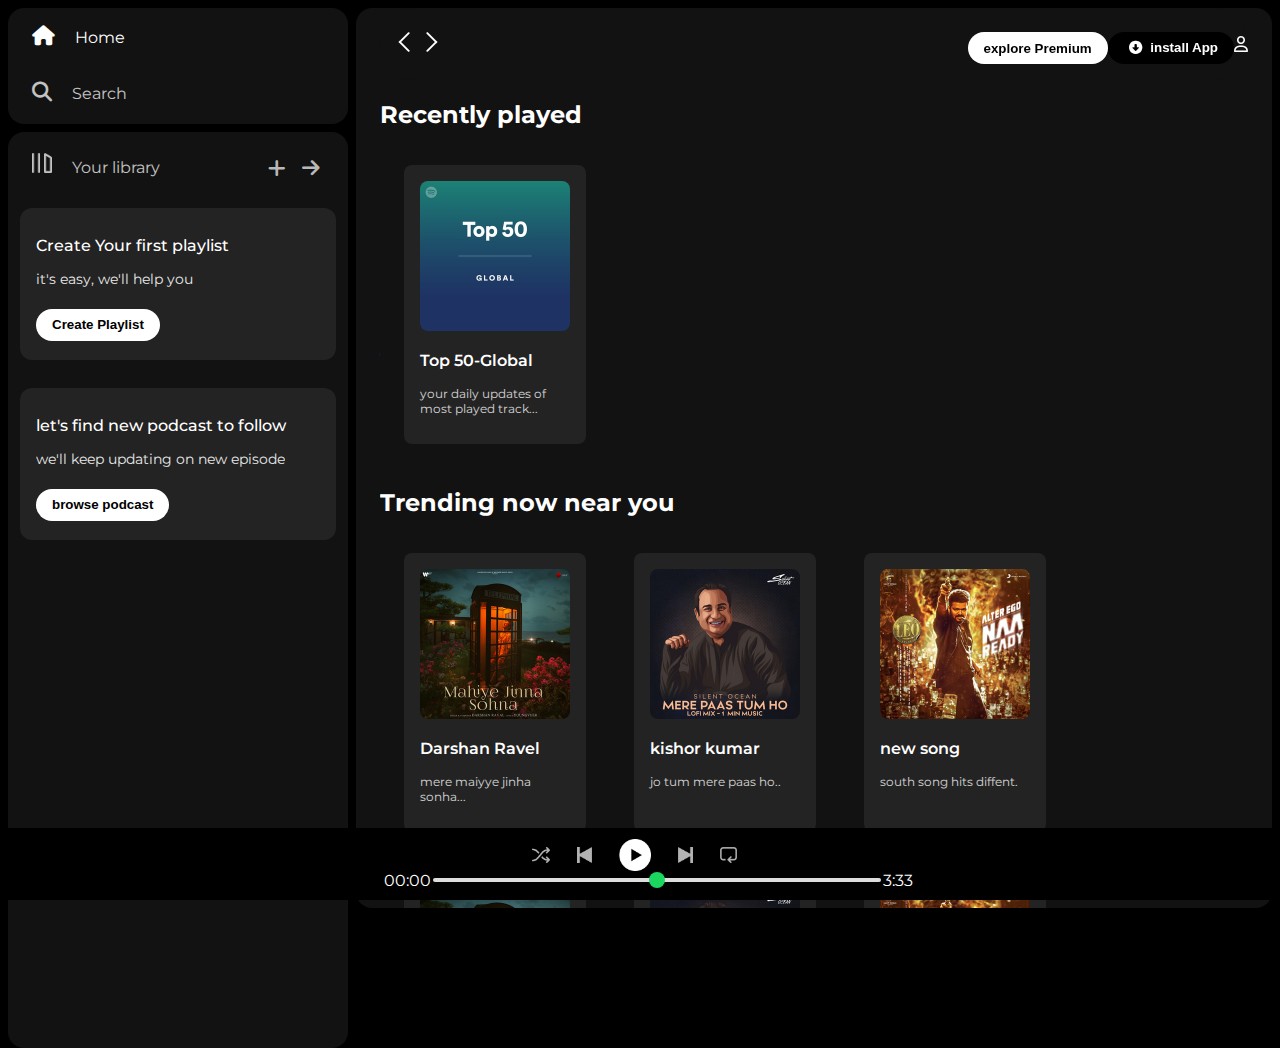
<file: index.html>
<!DOCTYPE html>
<html lang="en">
<head>
    <meta charset="UTF-8">
    <meta name="viewport" content="width=device-width, initial-scale=1.0">
    <link rel="stylesheet" href="https://cdnjs.cloudflare.com/ajax/libs/font-awesome/6.7.2/css/all.min.css" integrity="sha512-Evv84Mr4kqVGRNSgIGL/F/aIDqQb7xQ2vcrdIwxfjThSH8CSR7PBEakCr51Ck+w+/U6swU2Im1vVX0SVk9ABhg==" crossorigin="anonymous" referrerpolicy="no-referrer" />

    <link rel="icon" href="./icons/logo.png">
    <title>Spotify-Web Player: Music for Everyone</title>
    <link rel="stylesheet" href="style.css">
    <link rel="preconnect" href="https://fonts.googleapis.com">
    <link rel="preconnect" href="https://fonts.gstatic.com" crossorigin>
    <link href="https://fonts.googleapis.com/css2?family=Montserrat:ital,wght@0,100..900;1,100..900&display=swap" rel="stylesheet">
    
</head>
<body>
    <div class="main">
        <div class="sidebar">
            <div class="nav">
                <div class="nav-option" style="opacity: 1;">
                    <i class="fa-solid fa-house" ></i>
                    <a href="#">Home</a>
                </div>
                <div class="nav-option">
                   <i class="fa-solid fa-magnifying-glass"></i>
                    <a href="#">Search</a>
                </div>
            </div>
            <div class="library">

                <div class="option">
                    <div class="lib-option nav-option" >
                    <img src="./icons/library_icon.png">
                    <a href="#">Your library</a>
                    </div>

                    <div class="icon">
                    <i class="fa-solid fa-plus"></i>
                    <i class="fa-solid fa-arrow-right"></i>
                    </div>
                </div>

                <div class="box">
                    <p class="box-p1">Create Your first playlist</p>
                    <p class="box-p2">it's easy, we'll help you</p>
                    <button class="badge">Create Playlist</button>
                </div>

                <div class="box">
                    <p class="box-p1">let's find new podcast to follow</p>
                    <p class="box-p2">we'll keep updating on new episode</p>
                    <button class="badge">browse podcast</button>
                 </div>
            </div>
        </div>

        <div class="main-content">
            <div class="sticky-nav ">
                <div class="sticky-nav-icon">
                    <img src="./icons/backward_icon.png">
                    <img src="./icons/forward_icon.png" class="hide">
                </div>

                <div class="sticky-nav-option">
                    <button class="badge -nav-item hide">explore Premium</button>
                    <button class="badge -nav-item dark-badge"><i class="fa-solid fa-circle-down" style="margin: 5px;"></i> install App
                    </button>
                    <i class="fa-regular fa-user"></i>
                </div>
            </div>

            
            <h2>Recently played</h2>
            <div class="cards-container">
                <div class="card">
                    <img src="./icons/card1img.jpeg" class="card-img">
                     <p class="card-title">Top 50-Global</p>
                     <p class="card-info">your daily updates of most played track...</p>
                </div>
            </div>
            
            <h2>Trending now near you</h2>
            <div class="cards-container">
                <div class="card">
                    <img src="./icons/card2img.jpeg" class="card-img">
                    <p class="card-title">Darshan Ravel</p>
                    <p class="card-info">mere maiyye jinha sonha...</p>
                </div>
            
                <div class="card">
                    <img src="./icons/card3img.jpeg" class="card-img">
                    <p class="card-title">kishor kumar</p>
                    <p class="card-info">jo tum mere paas ho..</p>
                </div>
            
                <div class="card">
                    <img src="./icons/card4img.jpeg" class="card-img">
                    <p class="card-title">new song</p>
                    <p class="card-info">south song hits diffent.</p>
                </div>

                 <div class="card">
                    <img src="./icons/card2img.jpeg" class="card-img">
                    <p class="card-title">Darshan ravel</p>
                    <p class="card-info">mere maiyye jinha sonha...</p>
                </div>
            
                <div class="card">
                    <img src="./icons/card3img.jpeg" class="card-img">
                    <p class="card-title">kishor kumar</p>
                    <p class="card-info">jo tum mere paas ho...</p>
                </div>
            
                <div class="card">
                    <img src="./icons/card4img.jpeg" class="card-img">
                    <p class="card-title">new song</p>
                    <p class="card-info">south song hits diffent..</p>
                </div>

            </div>
            <h2>Feactured cards</h2>

            <div class="cards-container">
                <div class="card">
                    <img src="./icons/card5img.jpeg" class="card-img">
                    <p class="card-title">Darshan Ravel</p>
                    <p class="card-info">mere maiyye jinha sonha...</p>
                </div>
                <div class="card">
                    <img src="./icons/card6img.jpeg" class="card-img">
                    <p class="card-title">Darshan Ravel</p>
                    <p class="card-info">mere maiyye jinha sonha...</p>
                </div>
                <div class="card">
                    <img src="./icons/card1img.jpeg" class="card-img">
                    <p class="card-title">Darshan Ravel</p>
                    <p class="card-info">mere maiyye jinha sonha...</p>
                </div>
            </div>

            <div class="footer">
                 <div class="line">

                 </div>
            </div>  
        </div>

        <div class="music-player">
            <div class="album"></div>
            <div class="player">
                <div class="player-control">
                    <img src="./icons/player_icon1.png" class="player-control-icon">
                    <img src="./icons/player_icon2.png" class="player-control-icon">
                    <img src="./icons/player_icon3.png" class="player-control-icon" style="opacity: 1; height: 2rem"  >
                    <img src="./icons/player_icon4.png" class="player-control-icon">
                    <img src="./icons/player_icon5.png" class="player-control-icon">
                </div>

                <div class="playback-bar">
                    <span class="curr-time">00:00</span>
                    <input type="range" min="0" max="100" class="progress-bar" step="1">
                    <span class="tot-time">3:33</span>
                </div>
            
            </div>
            <div class="control"></div>
        </div>
    </div>
</body>
</html>
</file>
<file: style.css>
body {
  font-family: "Montserrat", sans-serif;
  margin: 0;
  color: white;
  background-color: black;
  overflow: hidden;
}

.main{
    display: flex;
    height: 100vh;
    padding: 0.5rem;
}

.sidebar{
    background-color: #000;
    width: 340px;
    border-radius: 1rem; /*16px */
    margin-right: 0.5rem;
}  

.main-content{
    background-color: #121212;
    flex: 1;
    border-radius: 1rem; 
    overflow: auto;
    padding: 0 1.5rem 0 1.5rem;
}

.music-player{
    background-color: black;
    position: fixed;
    bottom: 0;
    height: 72px;
    width: 100%;
}

a{
    text-decoration: none;
    color: white;
}

.nav{
    background-color: #121212;
    border-radius: 1rem;
    display: flex;
    flex-direction: column;
    justify-content: center;
    height: 100px;
    padding: 0.5rem 0.75rem;
}

.nav-option{
    line-height: 2.5rem;
    opacity: 0.75;
     padding: 0.5rem 0.75rem;
}

.nav-option:hover{
    opacity: 1;
}

.nav-option i{
    font-size: 1.25rem;
}

.nav-option a{
   font-size: 1rem;
   margin-left: 1rem;
}

.library{
    background-color: #121212;
    height: 100%;
     border-radius: 1rem;
    margin-top: 0.5rem;
    padding: 0.5rem 0.75rem;
}

.option{
    display: flex;
    justify-content: space-between;
   align-items: center;
}

.lib-option img{
    height:1.25rem;
    width: 1.25rem;
}

.icon{
    font-size:1.25rem;
    display: flex;
}

.icon i{
    margin-right: 1rem;
    opacity: 0.7;
}

.icon i:hover{
    opacity: 1;
}

.box{
    height:8rem;
    background-color: #232323;
    border-radius: 0.75rem;
    margin:0.75rem 0 1.75rem 0;
    padding: 0.75rem 1rem;
    

}
.box-p1{
    font-weight: 500;
    font-size: 1rem;
}

.box-p2{
    font-size: 0.85rem;
    opacity: 0.9;
}

.badge{
  background-color: #fff;
  border: none;
  border-radius: 100px;
  padding: 0.25rem 1rem;
  font-weight: 700;
  margin-top: 0.5rem;
  height: 2rem;
  width: fit-content;
}

.dark-badge{
    background-color: black;
    color: #fff;
    box-shadow: none;
}

.sticky-nav{
    position: sticky;
    top:0;
    background-color: #121212;
    display: flex;
    justify-content: space-between;
    align-items: center;
    padding: 1rem 0 1rem 0;
    border-radius: 100px;
    z-index: 10;
}

.sticky-nav-icon{
    margin-left: 0.75rem;
}

.sticky-nav-option{
    display: flex;
    justify-content: center;
    align-items: center;
}

.badge-nav-item {
    margin-right: 1rem;
}

@media (max-width:1000px) {
    .hide{
        display: none;
    }
}

.card{
    background-color: #232323;
    width: 150px;
    border-radius: 0.5rem;
    padding: 1rem;
    margin: 1.5rem;
    margin-top: 1rem;
   
}

.cards-container{
    display:flex;
    flex-wrap: wrap;
}

.card-img{
    width: 100%;
    border-radius: 0.5rem;
}

.card-title{
    font-weight: 600;
}

.card-info{
    font-size: 0.75rem;
    opacity: 0.8;
}

.footer{
    height: 300px;
    display: flex;
    align-items: center;
    justify-content: center;

}

.line{
    width: 90%;
    height: 50%;
    border-top: 1px solid white;
    opacity: 0.3;
}

.music-player{
    display: flex;
    justify-content: space-between;
    align-items: center;
}

.album{
    width: 25%;

}

.player{
    width: 50%;

}

.player-control {
    display: flex;
    justify-content: center;
    align-items: center;
    /* margin-right: 2rem; */
}

.control{
    width: 25%;
    
}

.player-control-icon{
    height: 1rem;
    margin-right: 1.7rem;
    opacity: 0.7;
}

.player-control-icon:hover{
     opacity: 1;
}

.playback-bar{
    display: flex;
    justify-content: center;
    align-items: center;
}

.progress-bar{
    width: 70%;
    appearance: none;
    background-color: transparent;
    cursor: pointer;
}

.progress-bar::-webkit-slider-runnable-track{
    background-color: #ddd;
    border-radius: 100px;
    height: 0.2rem;
}

.progress-bar::-webkit-slider-thumb{
    appearance: none;
    width: 1rem;
    height: 1rem;
    background-color: #1bd760;
    border-radius: 50%;
    margin-top: -6px;
}
</file>
